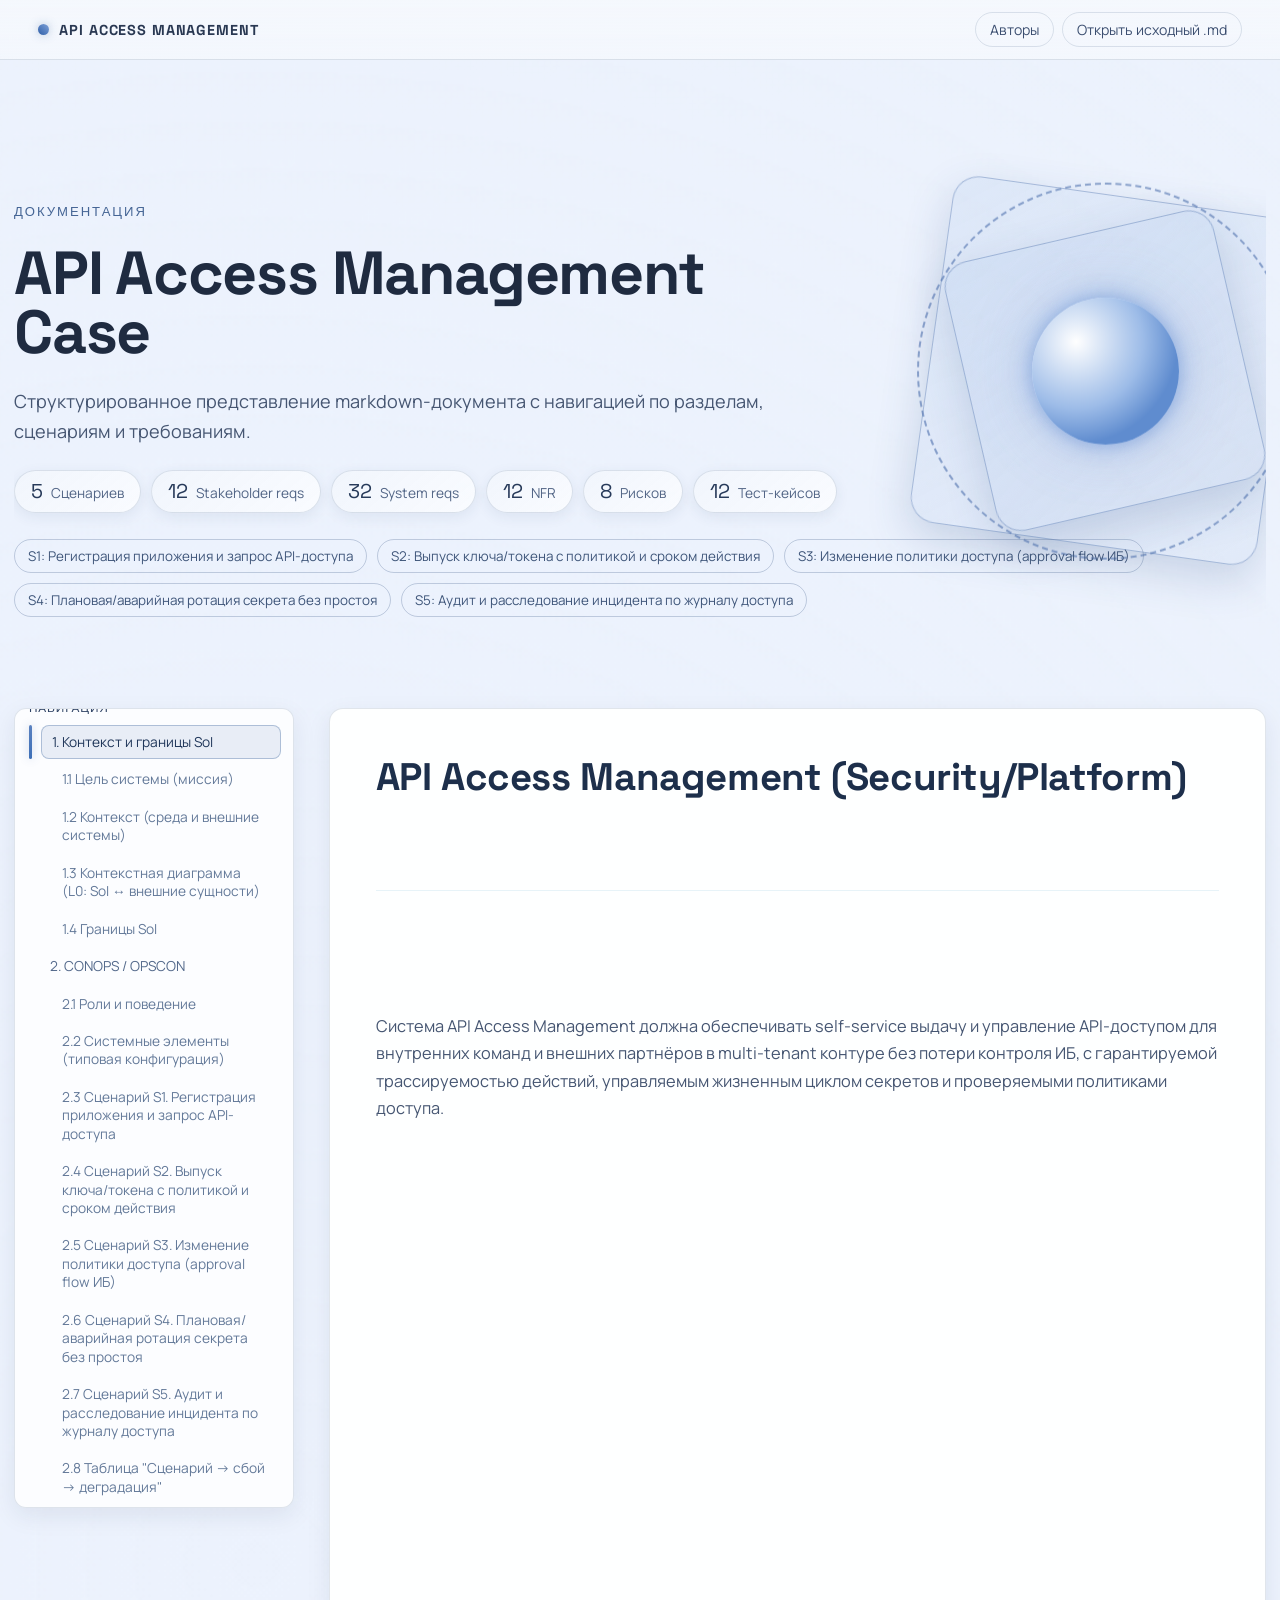
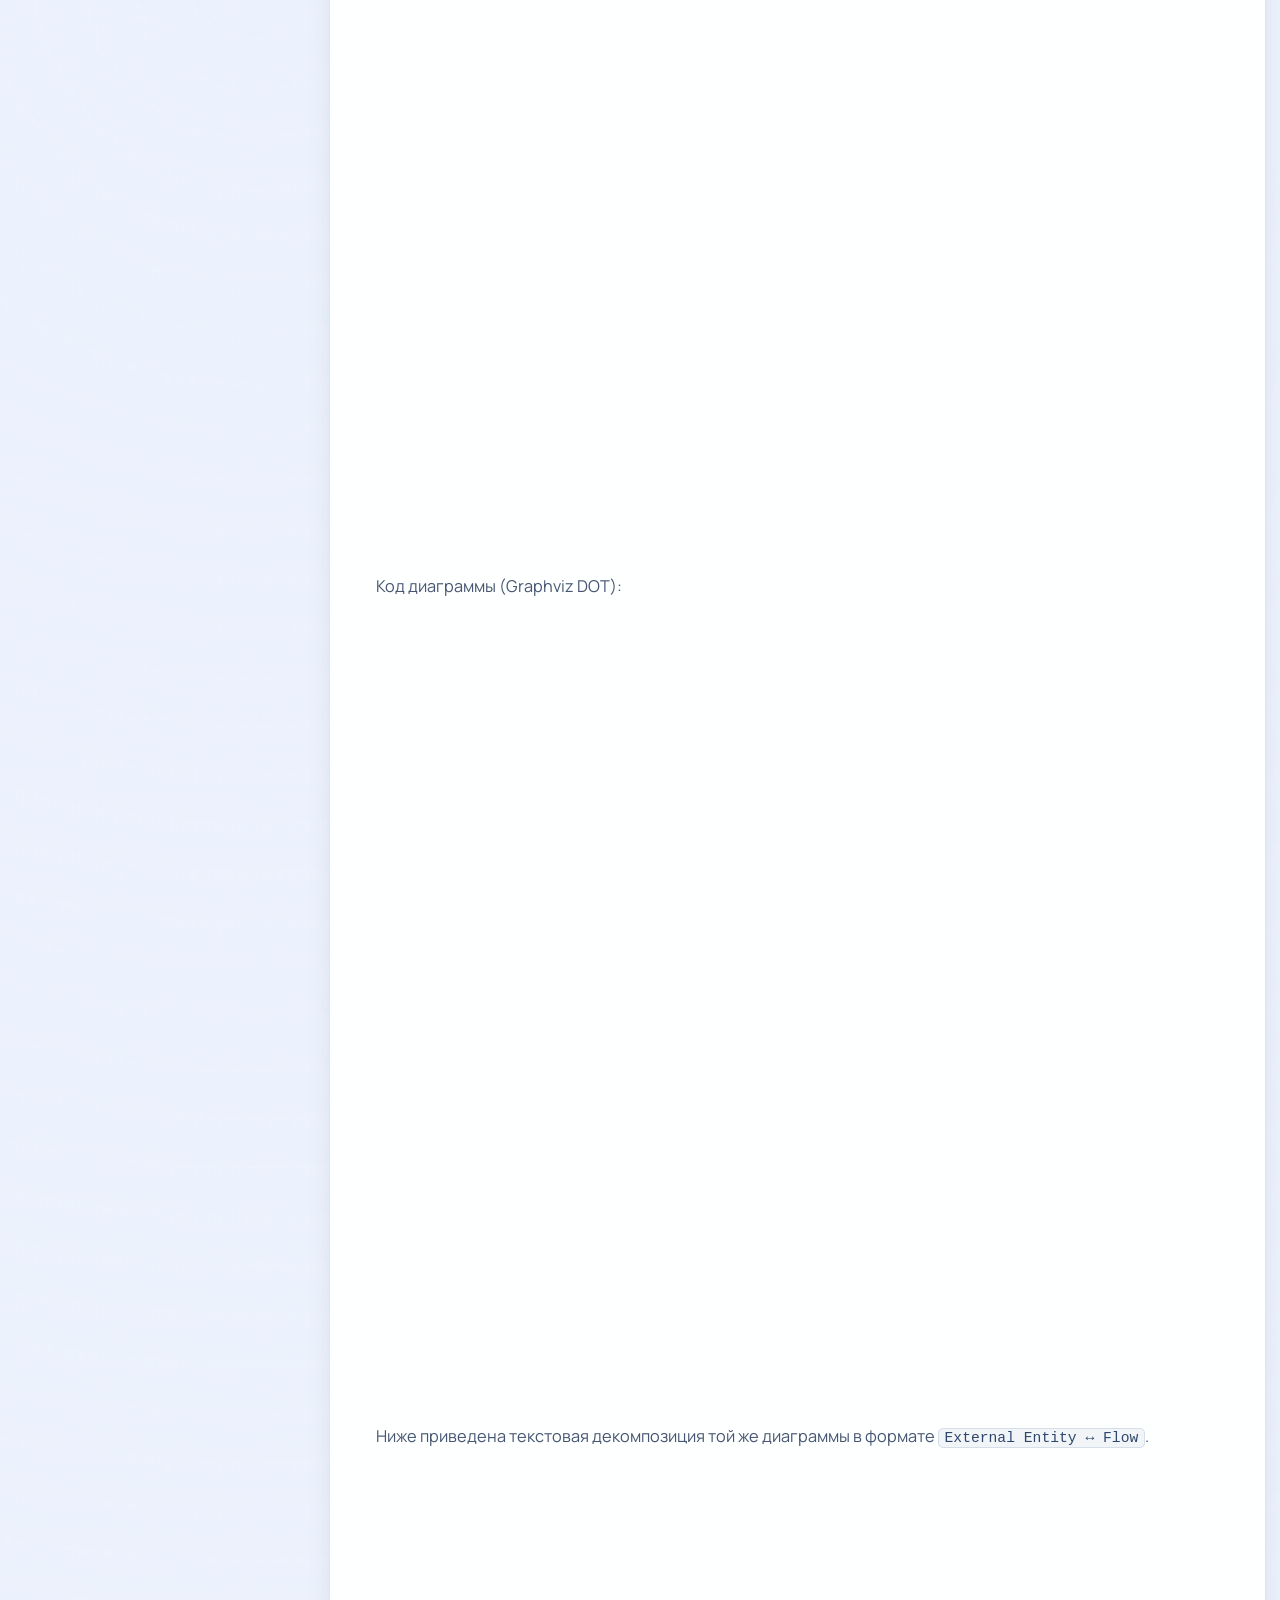
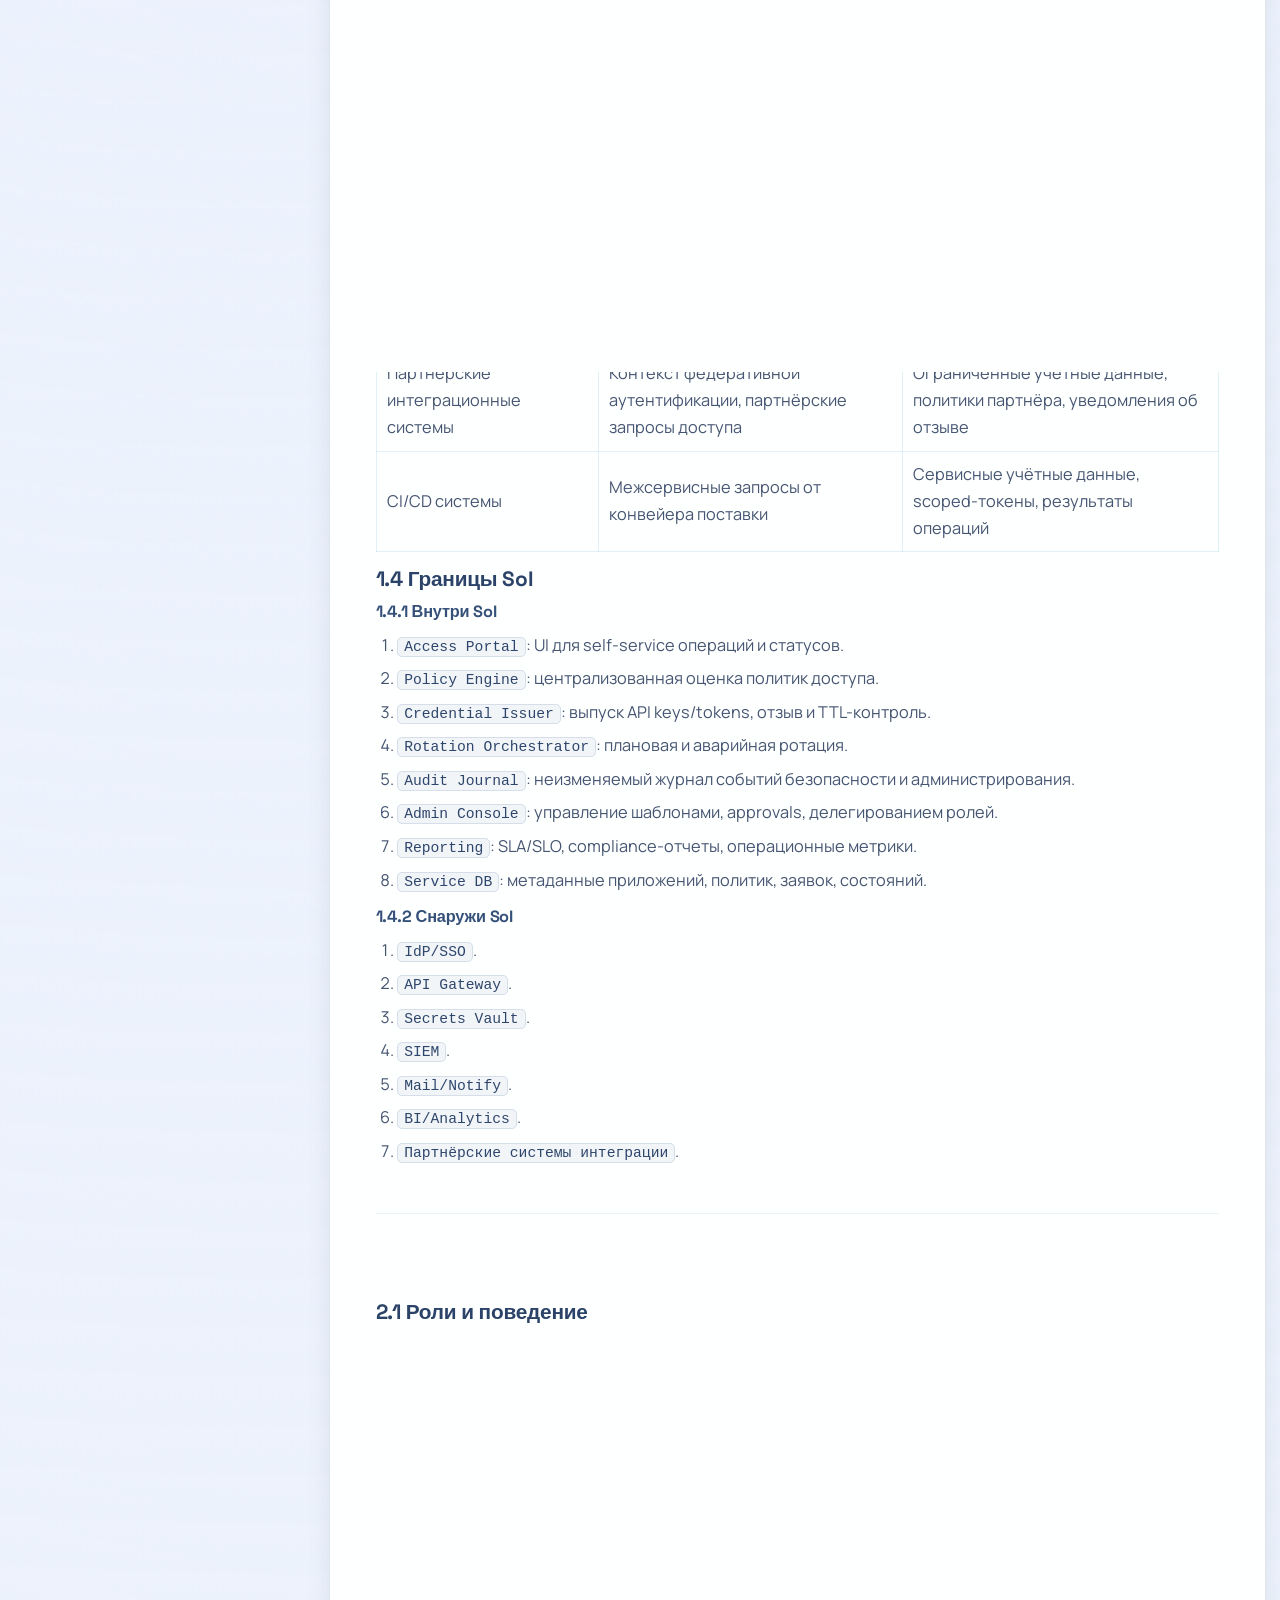
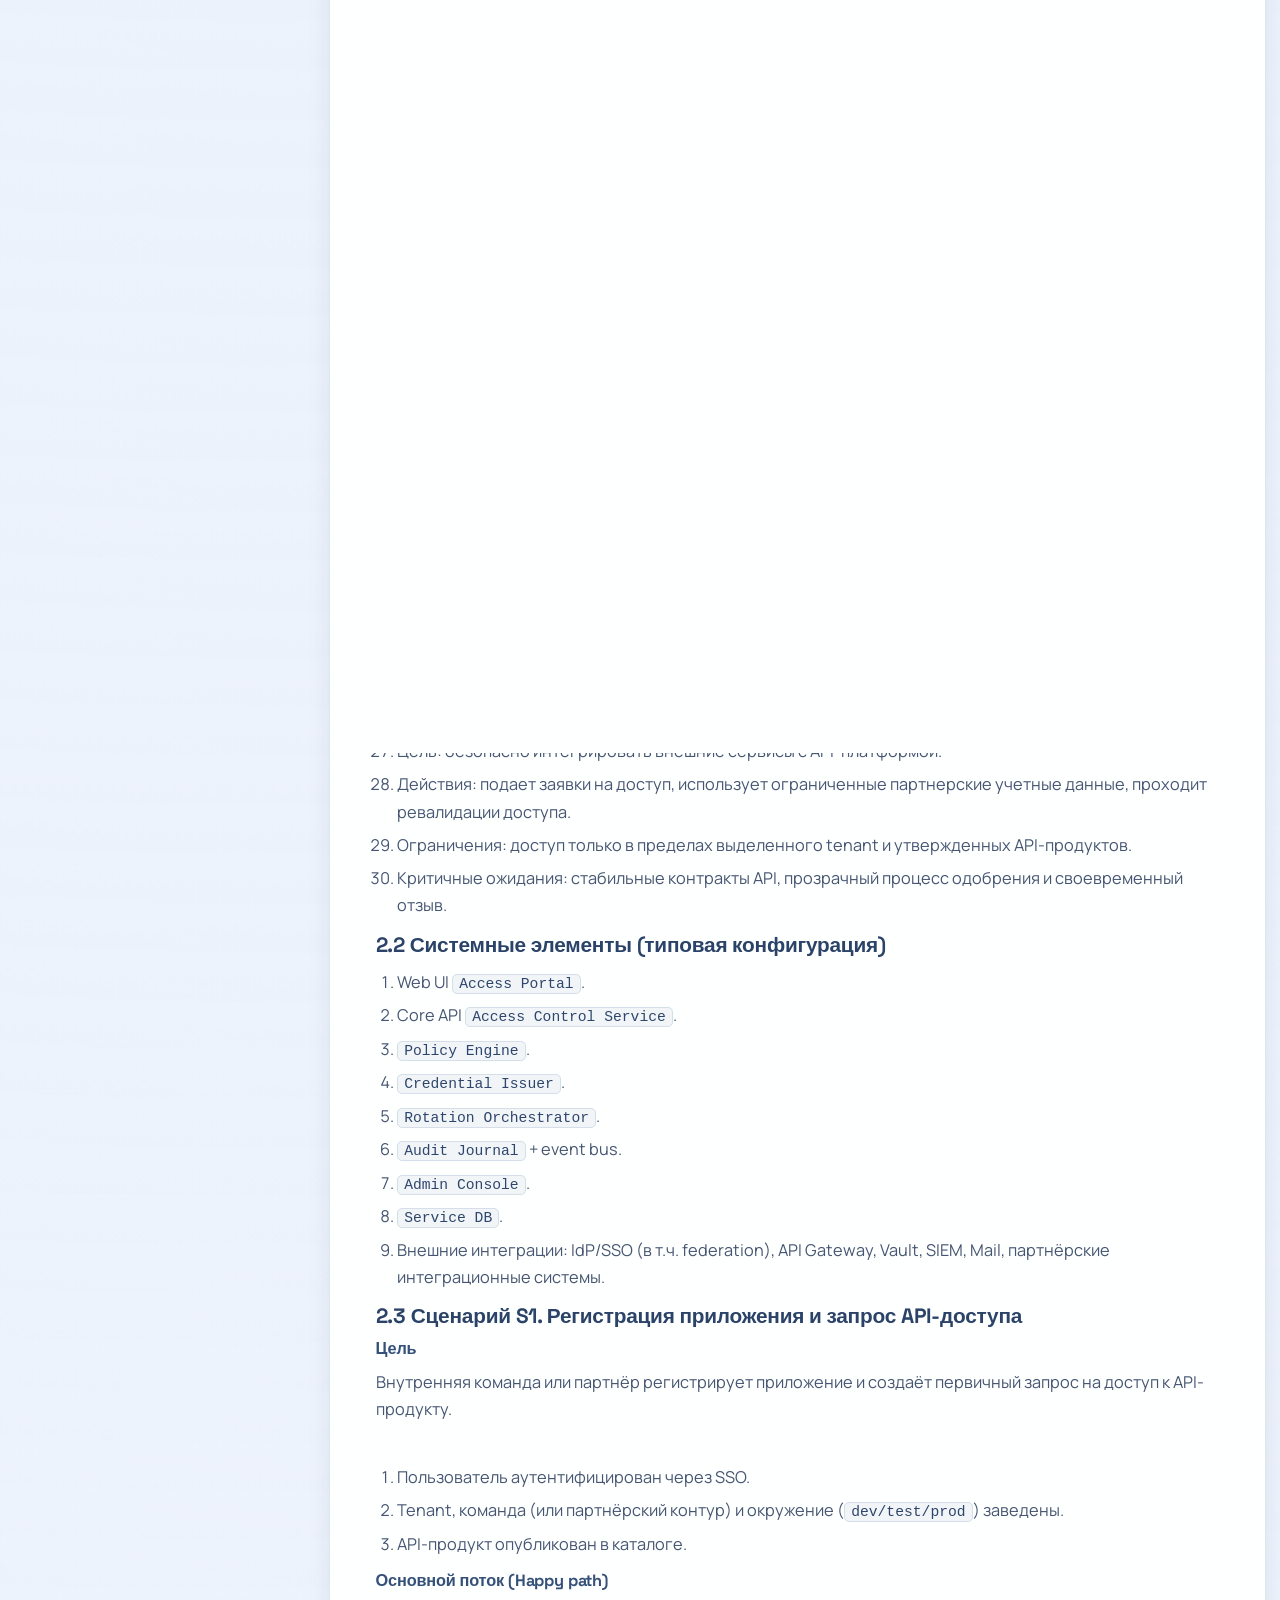
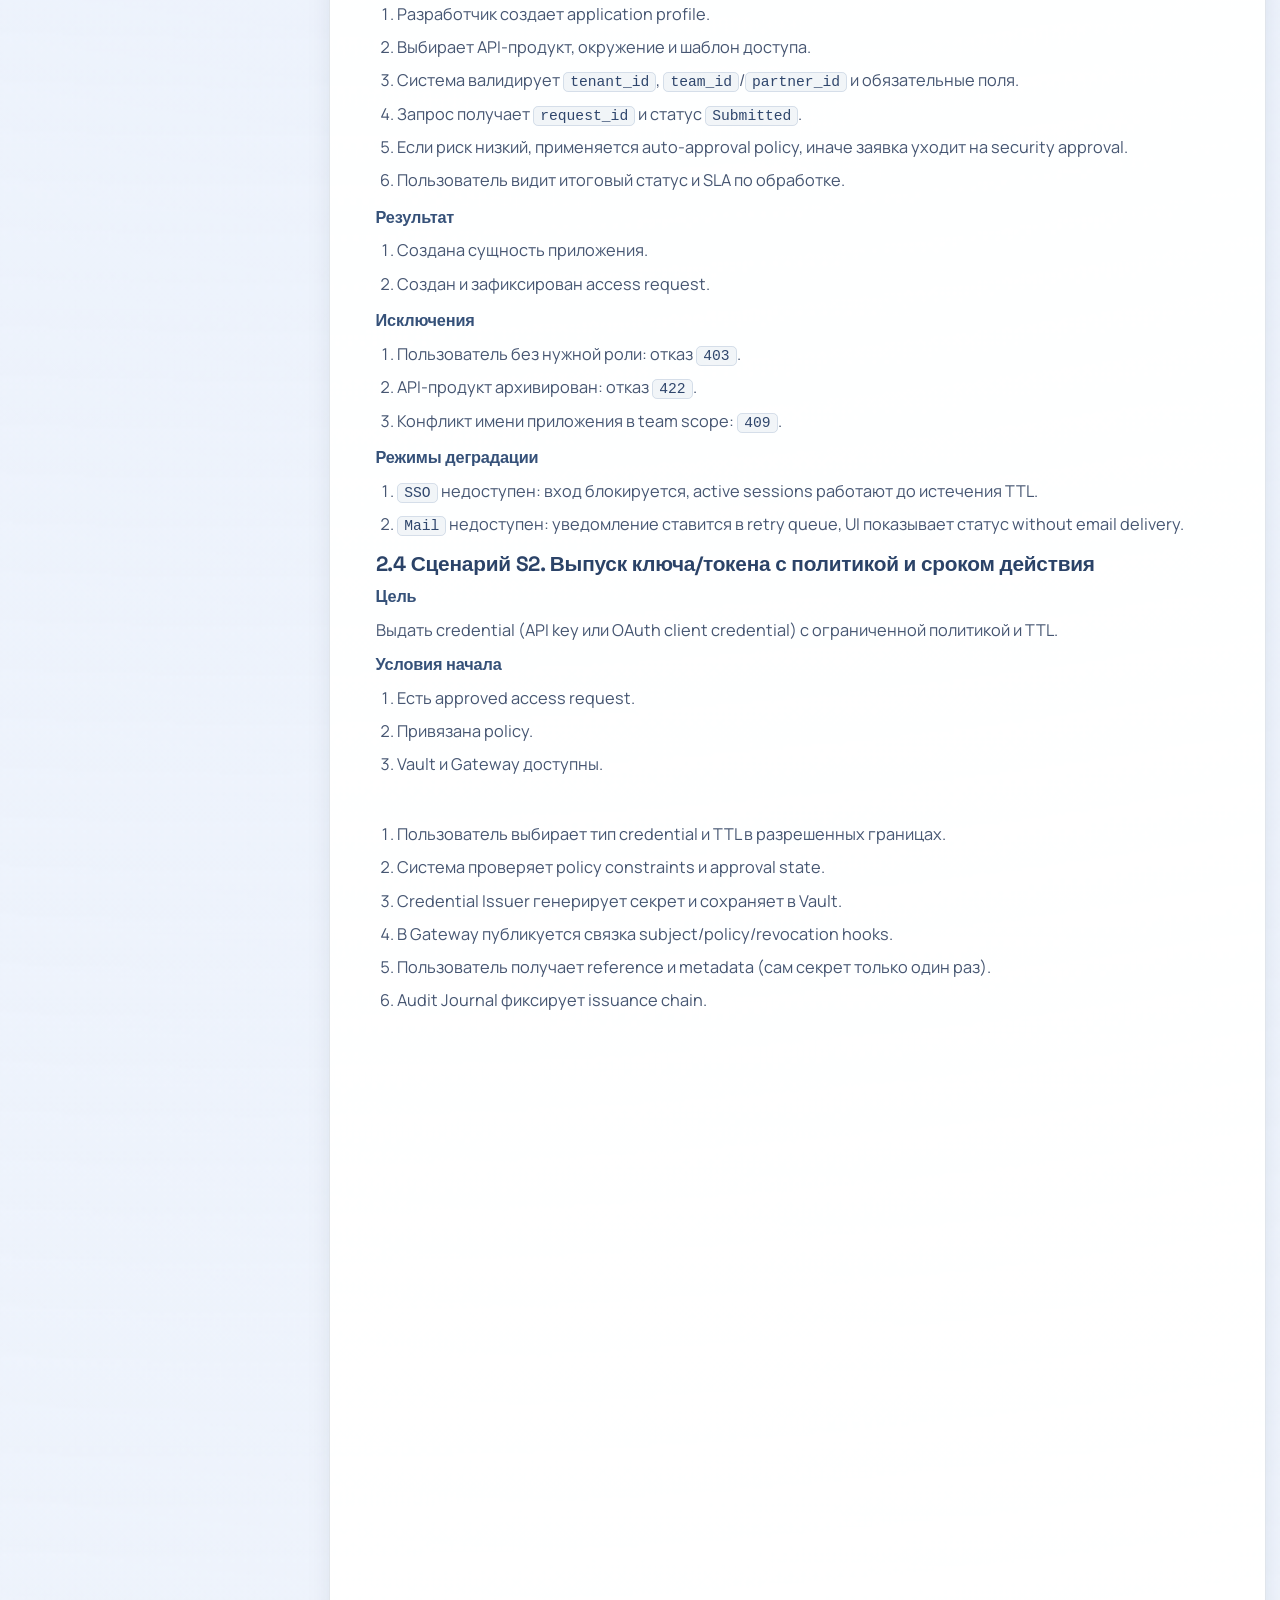
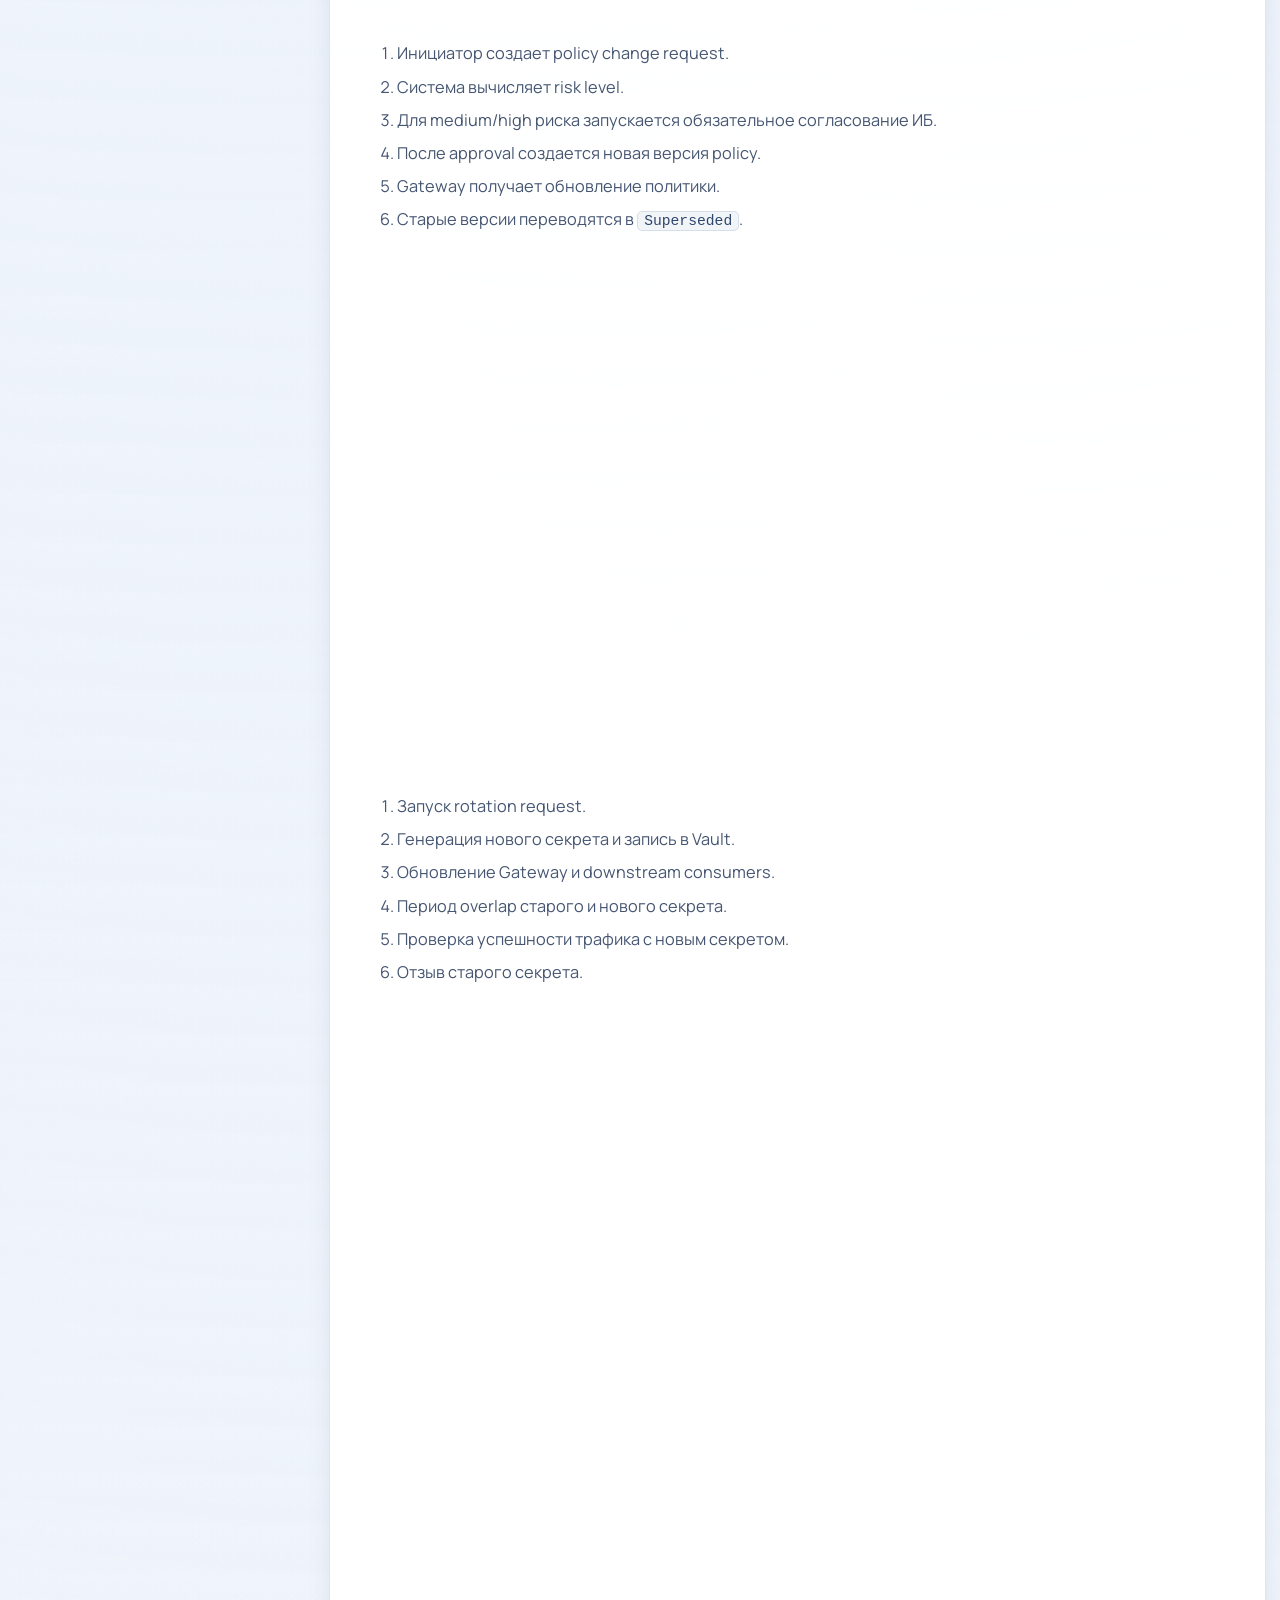
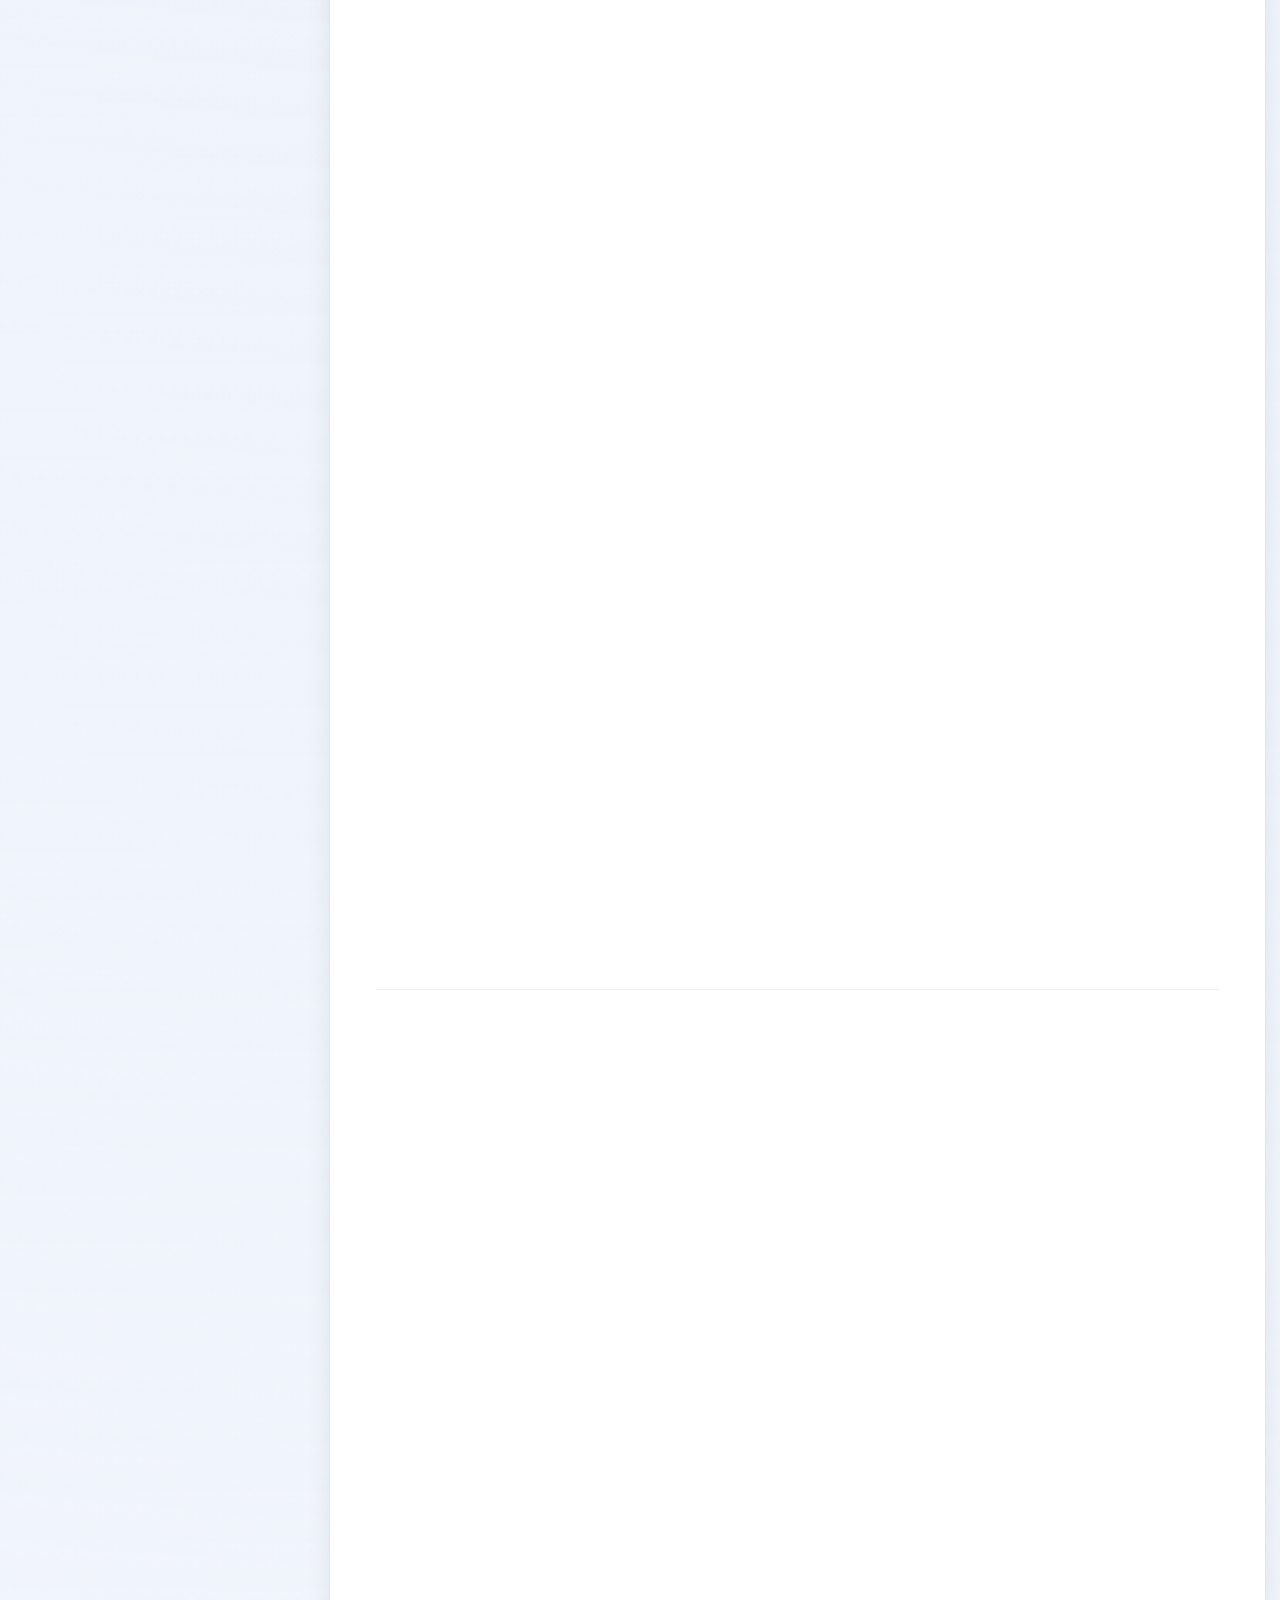
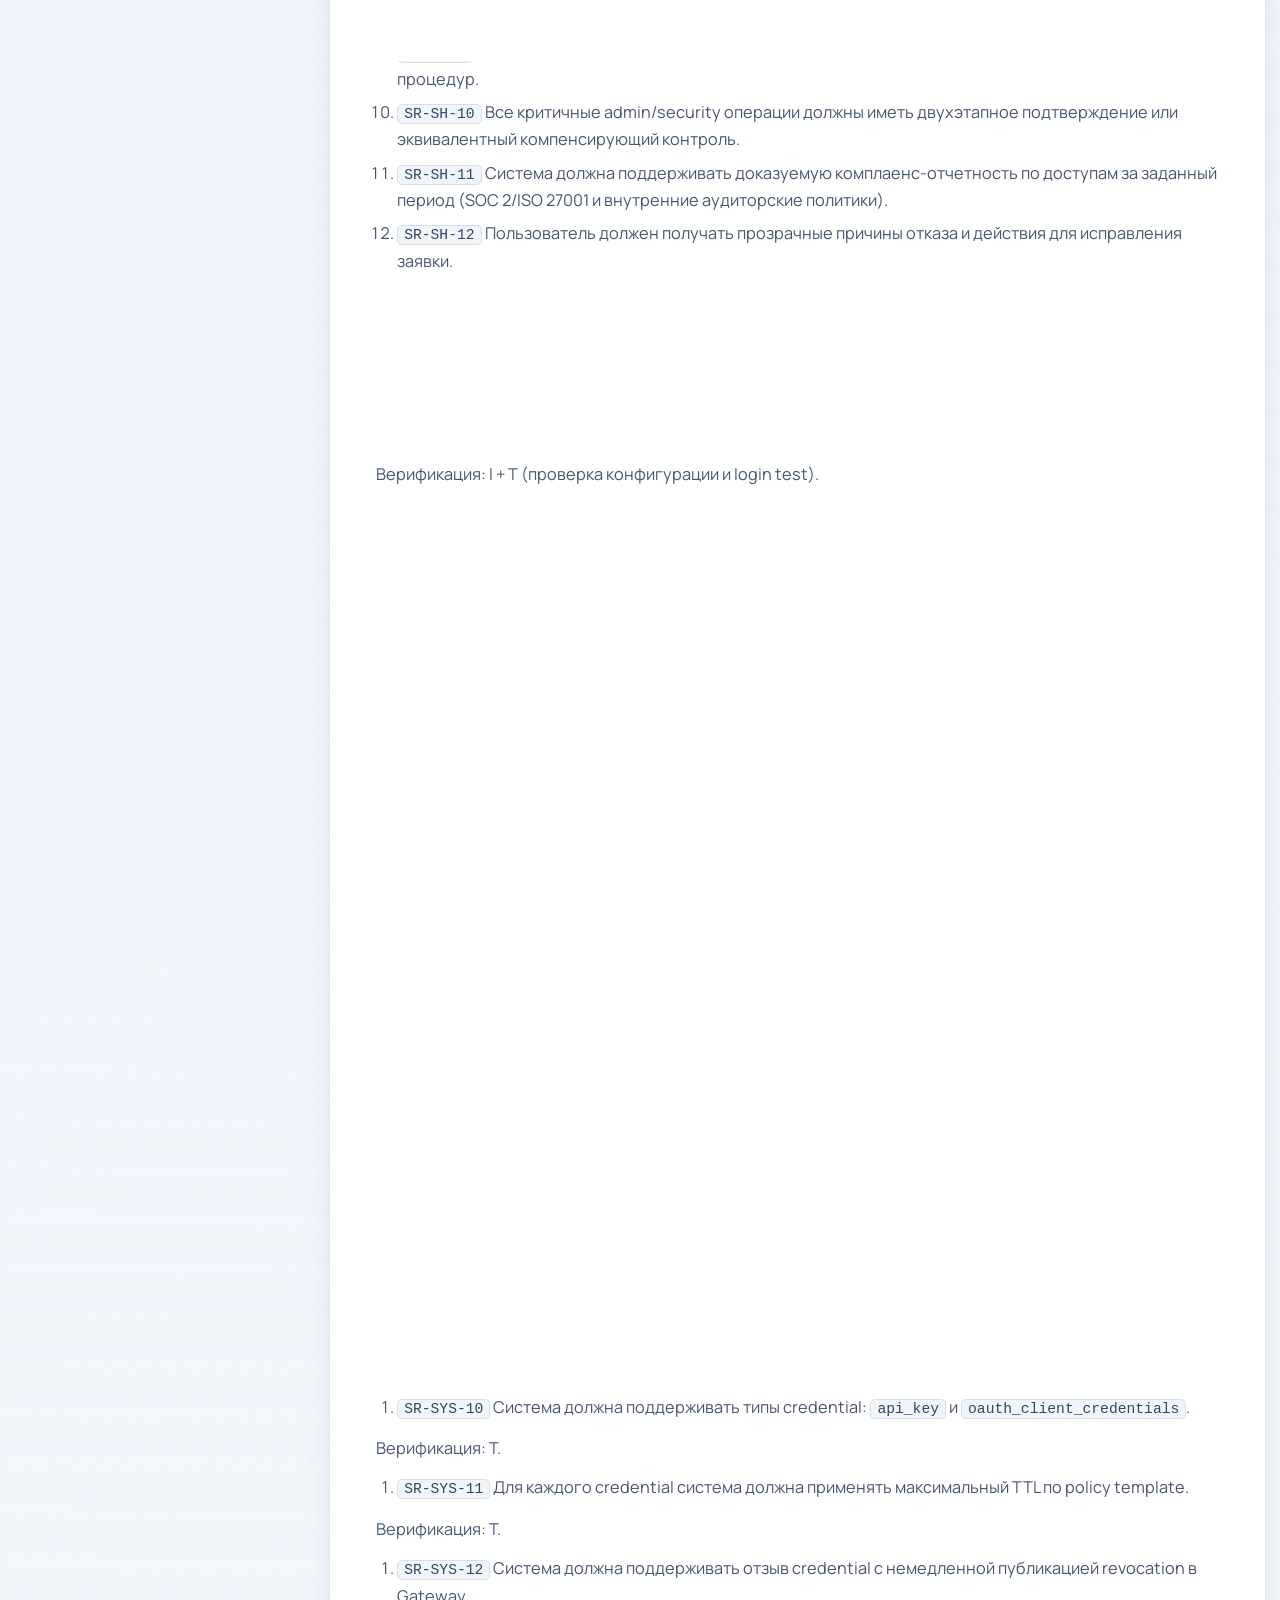
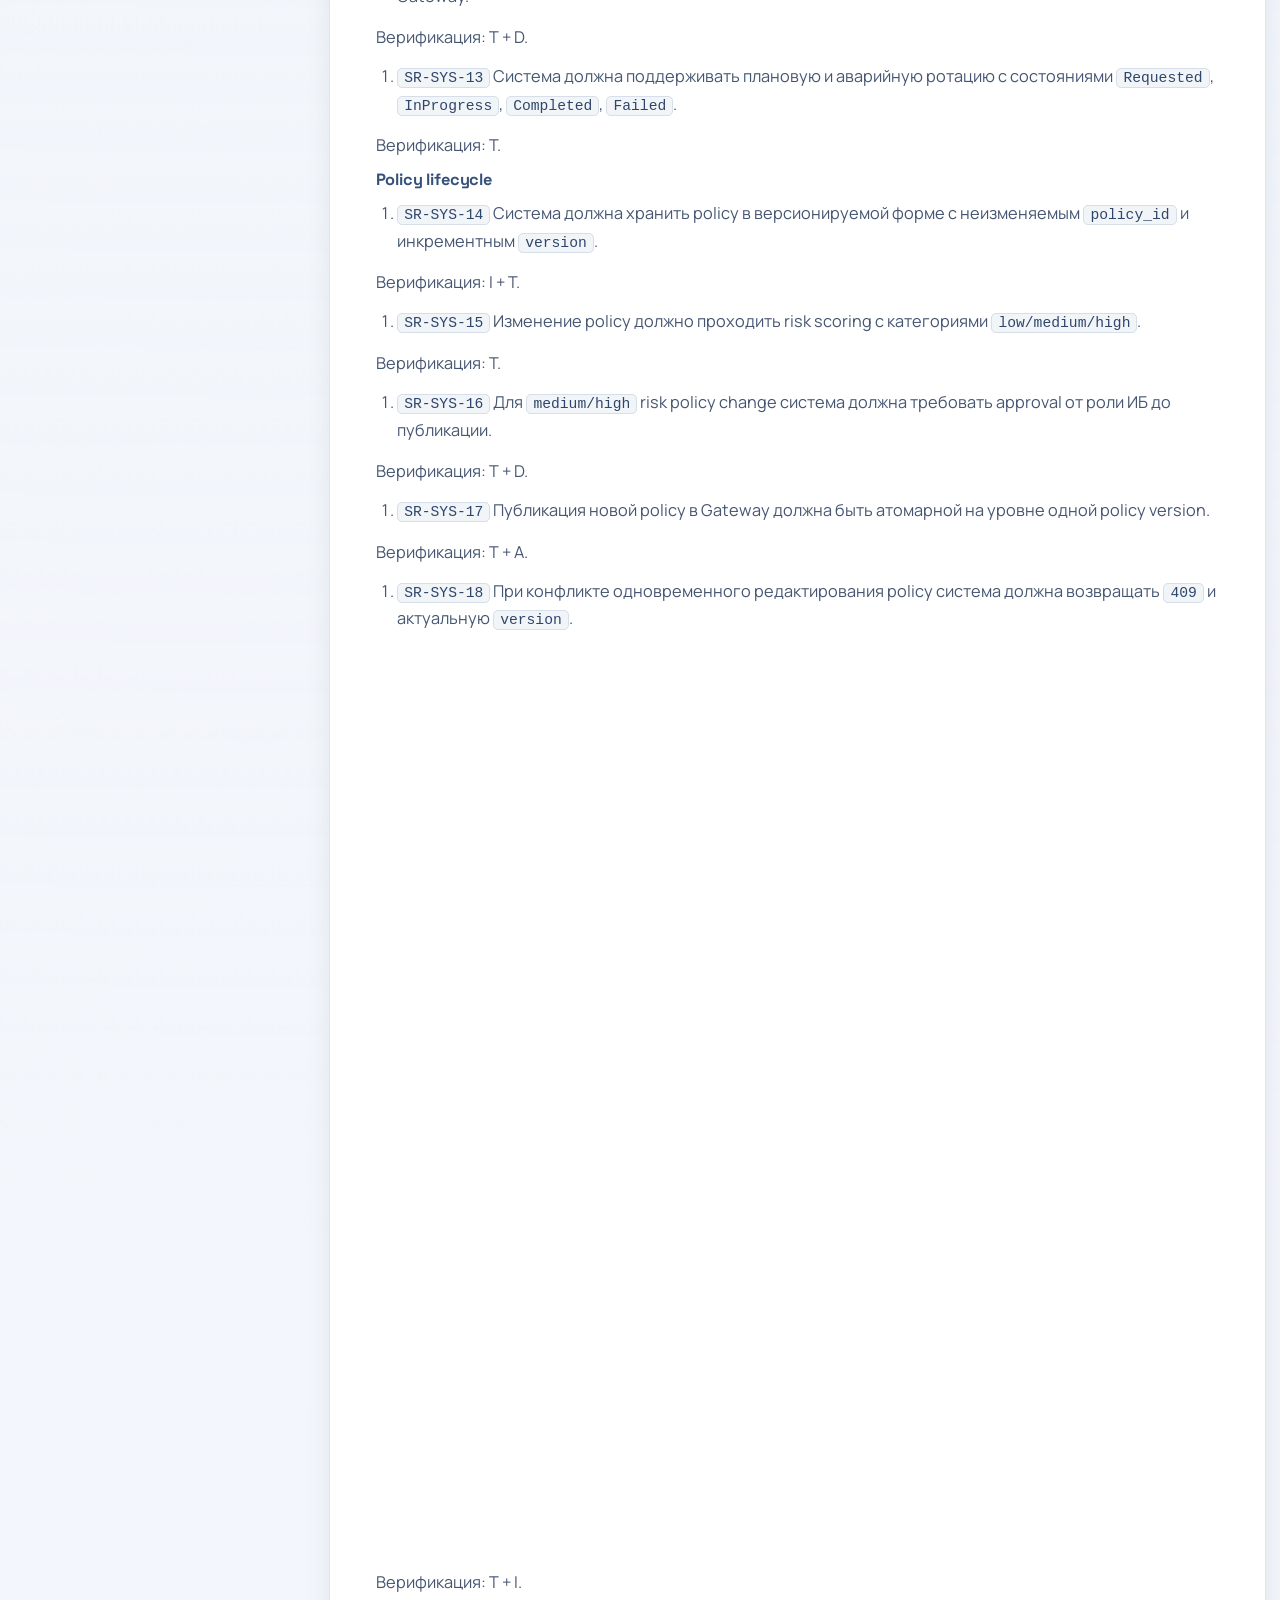
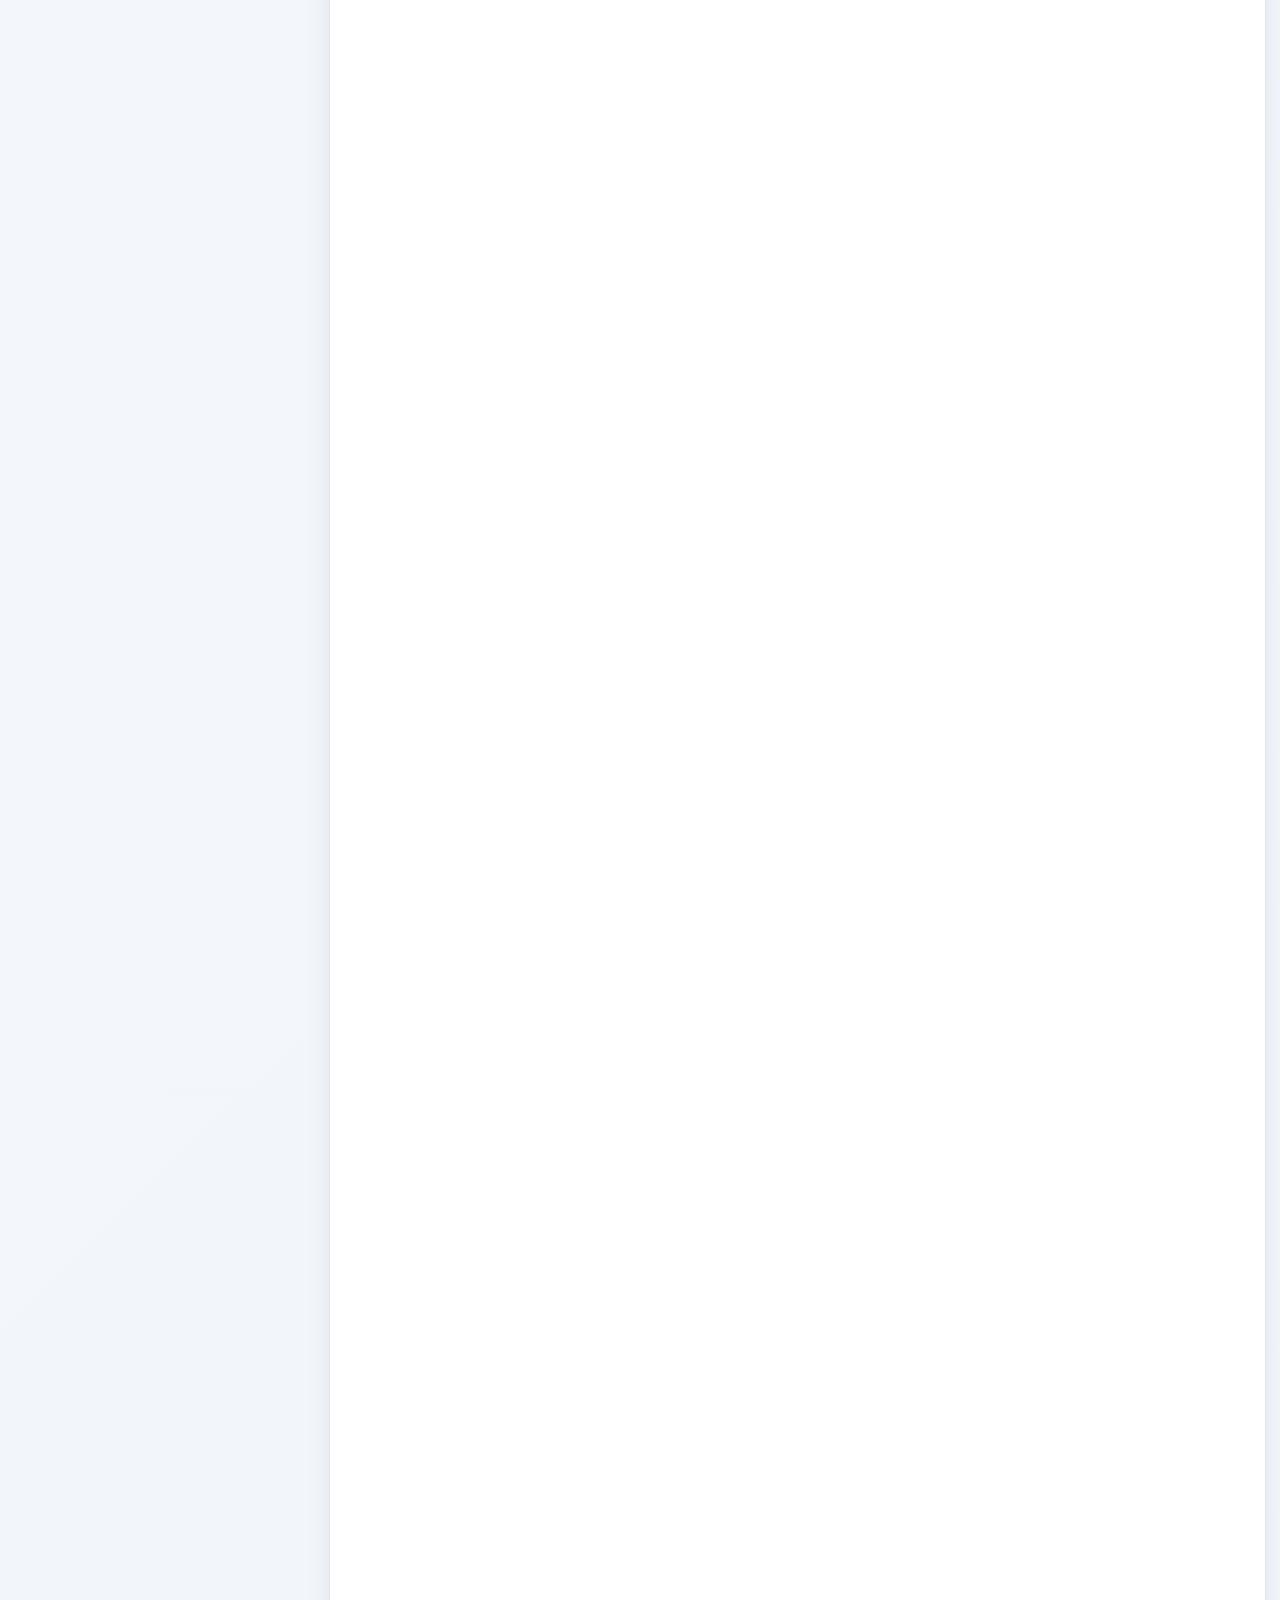
<file: visualization/index.html>
<!doctype html>
<html lang="ru">
  <head>
    <meta charset="UTF-8" />
    <meta name="viewport" content="width=device-width, initial-scale=1.0" />
    <title>API Access Management - Visual Case</title>
    <meta
      name="description"
      content="Структурированная веб-версия документа API Access Management с академичным оформлением и навигацией по разделам."
    />
    <link rel="preconnect" href="https://fonts.googleapis.com" />
    <link rel="preconnect" href="https://fonts.gstatic.com" crossorigin />
    <link
      href="https://fonts.googleapis.com/css2?family=Manrope:wght@400;500;700;800&family=Space+Grotesk:wght@500;700&display=swap"
      rel="stylesheet"
    />
    <link rel="stylesheet" href="./styles.css?v=20260403a" />
  </head>
  <body>
    <div class="ambient ambient-a" aria-hidden="true"></div>
    <div class="ambient ambient-b" aria-hidden="true"></div>
    <div class="grain" aria-hidden="true"></div>

    <header class="topbar">
      <div class="topbar-brand">
        <span class="brand-dot"></span>
        <span class="brand-label">API Access Management</span>
      </div>
      <nav class="topbar-actions" aria-label="Разделы">
        <a class="topbar-link" href="./authors.html">Авторы</a>
        <a class="topbar-link" href="../API_Access_Management_Case.md" target="_blank" rel="noreferrer">Открыть исходный .md</a>
      </nav>
    </header>

    <div class="progress-wrap" aria-hidden="true">
      <div id="scroll-progress"></div>
    </div>

    <main>
      <section class="hero">
        <p class="hero-eyebrow">Документация</p>
        <h1>API Access Management Case</h1>
        <p class="hero-copy">
          Структурированное представление markdown-документа с навигацией по разделам, сценариям и требованиям.
        </p>
        <div class="hero-3d" aria-hidden="true">
          <div class="hero-plate hero-plate-a"></div>
          <div class="hero-plate hero-plate-b"></div>
          <div class="hero-ring"></div>
          <div class="hero-core"></div>
        </div>
        <div id="metric-strip" class="metric-strip" aria-label="Метрики кейса"></div>
        <div id="scenario-rail" class="scenario-rail" aria-label="Сценарии"></div>
      </section>

      <section class="layout">
        <aside class="toc" aria-label="Оглавление">
          <p class="toc-title">Навигация</p>
          <nav id="toc-items"></nav>
        </aside>
        <article id="doc-content" class="doc-content" aria-live="polite">
          <p class="loading">Загружаю и визуализирую markdown...</p>
        </article>
      </section>
    </main>

    <button id="to-top" class="to-top" type="button" aria-label="Наверх">Наверх</button>

    <script src="./case-markdown.js"></script>
    <script src="./app.js?v=20260403a"></script>
  </body>
</html>
</file>
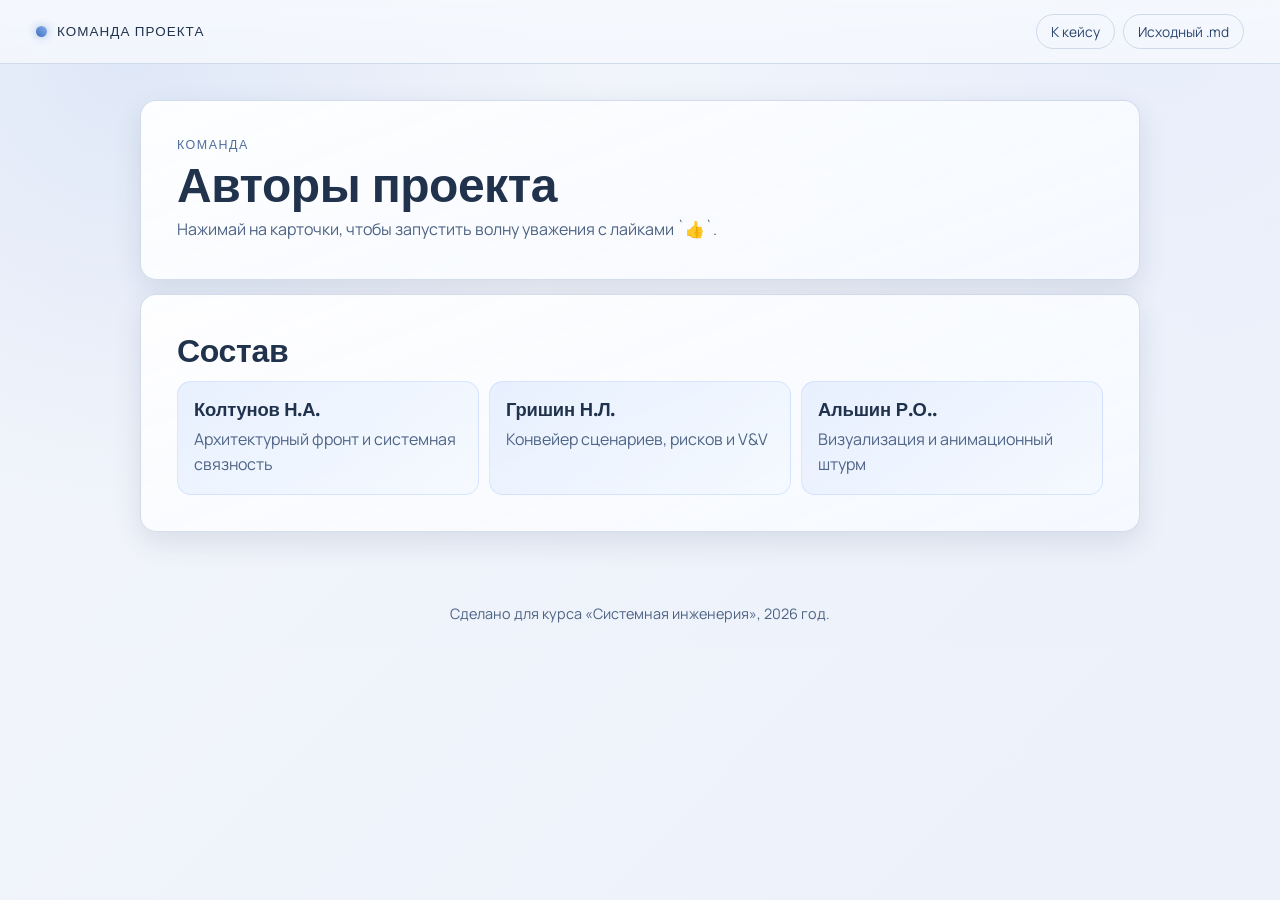
<file: visualization/authors.html>
<!doctype html>
<html lang="ru">
  <head>
    <meta charset="UTF-8" />
    <meta name="viewport" content="width=device-width, initial-scale=1.0" />
    <title>Авторы - API Access Management</title>
    <meta
      name="description"
      content="Страница авторов проекта API Access Management в шуточном формате: как тяжело дались markdown и сайт."
    />
    <link rel="preconnect" href="https://fonts.googleapis.com" />
    <link rel="preconnect" href="https://fonts.gstatic.com" crossorigin />
    <link
      href="https://fonts.googleapis.com/css2?family=Manrope:wght@400;500;700;800&family=Space+Grotesk:wght@500;700&display=swap"
      rel="stylesheet"
    />
    <link rel="stylesheet" href="./authors.css?v=20260403d" />
  </head>
  <body>
    <div class="blob blob-a" aria-hidden="true"></div>
    <div class="blob blob-b" aria-hidden="true"></div>

    <header class="topbar">
      <div class="brand">
        <span class="brand-dot"></span>
        <span class="brand-text">Команда Проекта</span>
      </div>
      <nav class="actions">
        <a class="link" href="./index.html">К кейсу</a>
        <a class="link" href="../API_Access_Management_Case.md" target="_blank" rel="noreferrer">Исходный .md</a>
      </nav>
    </header>

    <main>
      <section class="intro">
        <p class="intro-kicker">Команда</p>
        <h1>Авторы проекта</h1>
        <p class="intro-text">Нажимай на карточки, чтобы запустить волну уважения с лайками `👍`.</p>
      </section>

      <section class="authors">
        <h2>Состав</h2>
        <div class="author-grid">
          <article class="author-card" data-intensity="1.1">
            <h3>Колтунов Н.А.</h3>
            <p class="role">Архитектурный фронт и системная связность</p>
          </article>
          <article class="author-card" data-intensity="1.2">
            <h3>Гришин Н.Л.</h3>
            <p class="role">Конвейер сценариев, рисков и V&V</p>
          </article>
          <article class="author-card" data-intensity="1.4">
            <h3>Альшин Р.О..</h3>
            <p class="role">Визуализация и анимационный штурм</p>
          </article>
        </div>
      </section>
    </main>

    <footer class="footer">
      <p>
        Сделано для курса «Системная инженерия», 2026 год.
      </p>
    </footer>

    <script src="./authors.js?v=20260403d"></script>
  </body>
</html>
</file>
<file: visualization/styles.css>
:root {
  --bg: #f5f7fb;
  --bg-soft: #eef2f8;
  --surface: rgba(255, 255, 255, 0.82);
  --surface-strong: rgba(255, 255, 255, 0.95);
  --line: rgba(52, 79, 120, 0.15);
  --line-strong: rgba(52, 79, 120, 0.32);
  --text: #1f2b40;
  --text-soft: #465672;
  --accent: #2f5fa8;
  --accent-warm: #4d7aca;
  --danger: #b6525c;
  --radius: 12px;
  --shadow: 0 8px 24px rgba(25, 40, 70, 0.08);
}

* {
  box-sizing: border-box;
}

html,
body {
  margin: 0;
  min-height: 100%;
  color: var(--text);
  background: radial-gradient(circle at 20% 5%, #ecf2fd 0%, transparent 42%),
    radial-gradient(circle at 78% 2%, #eaf1fa 0%, transparent 40%),
    linear-gradient(135deg, #f4f7fc, #f3f6fb 40%, #eff3fa 100%);
  font-family: "Manrope", sans-serif;
  scroll-behavior: smooth;
}

body {
  position: relative;
  overflow-x: hidden;
  perspective: 1200px;
}

a {
  color: inherit;
}

#fx-canvas {
  display: none;
}

.ambient {
  display: none;
}

.ambient-a {
  width: 42vw;
  height: 42vw;
  min-width: 320px;
  min-height: 320px;
  background: #a8bfdc;
  top: -12vw;
  left: -10vw;
  animation: driftA 17s ease-in-out infinite alternate;
}

.ambient-b {
  width: 38vw;
  height: 38vw;
  min-width: 280px;
  min-height: 280px;
  background: #b5c8e6;
  right: -8vw;
  bottom: -14vw;
  animation: driftB 22s ease-in-out infinite alternate;
}

@keyframes driftA {
  0% {
    transform: translate3d(0, 0, 0) scale(1);
  }
  100% {
    transform: translate3d(10vw, 4vh, 0) scale(1.2);
  }
}

@keyframes driftB {
  0% {
    transform: translate3d(0, 0, 0) scale(1.02);
  }
  100% {
    transform: translate3d(-7vw, -5vh, 0) scale(1.24);
  }
}

.grain {
  display: none;
}

.topbar {
  position: sticky;
  top: 0;
  z-index: 20;
  display: flex;
  align-items: center;
  justify-content: space-between;
  gap: 12px;
  padding: 12px clamp(16px, 3vw, 40px);
  backdrop-filter: blur(8px);
  background: linear-gradient(180deg, rgba(245, 248, 253, 0.95), rgba(245, 248, 253, 0.8));
  border-bottom: 1px solid var(--line);
}

.topbar-brand {
  display: flex;
  align-items: center;
  gap: 10px;
  min-width: 0;
}

.topbar-actions {
  display: flex;
  align-items: center;
  gap: 8px;
}

.brand-dot {
  width: 11px;
  height: 11px;
  border-radius: 999px;
  background: linear-gradient(45deg, var(--accent), #7ea1d8);
  box-shadow: 0 0 10px rgba(55, 94, 155, 0.35);
}

.brand-label {
  font-family: "Space Grotesk", sans-serif;
  font-weight: 700;
  letter-spacing: 0.06em;
  text-transform: uppercase;
  color: #293852;
  font-size: 0.9rem;
}

.topbar-link {
  font-size: 0.88rem;
  color: #3b4e70;
  text-decoration: none;
  border: 1px solid var(--line);
  border-radius: 999px;
  padding: 7px 14px;
  transition: border-color 160ms ease, color 160ms ease, transform 160ms ease;
}

.topbar-link:hover {
  border-color: var(--line-strong);
  color: #1f3355;
  transform: translateY(-1px);
}

.progress-wrap {
  position: fixed;
  top: 0;
  left: 0;
  width: 100%;
  height: 3px;
  z-index: 40;
}

#scroll-progress {
  width: 0;
  height: 100%;
  background: linear-gradient(90deg, #6e93cd, var(--accent), var(--accent-warm));
  box-shadow: 0 0 10px rgba(54, 90, 148, 0.24);
  transition: width 80ms linear;
}

main {
  width: min(1320px, calc(100% - 28px));
  margin: 0 auto;
  padding-bottom: 110px;
}

.hero {
  position: relative;
  min-height: min(72vh, 700px);
  display: grid;
  align-content: center;
  gap: 24px;
  padding: clamp(56px, 9vw, 108px) 0 56px;
  overflow: hidden;
  transform-style: preserve-3d;
}

.hero > :not(.hero-3d) {
  position: relative;
  z-index: 2;
}

.hero::after {
  content: none;
}

.hero-eyebrow {
  margin: 0;
  font-family: "Space Grotesk", sans-serif;
  letter-spacing: 0.15em;
  text-transform: uppercase;
  color: #456595;
  font-size: 0.82rem;
  opacity: 0;
  transform: translateY(24px);
  animation: riseIn 0.6s ease 0.06s forwards;
}

.hero h1 {
  margin: 0;
  max-width: 19ch;
  font-family: "Space Grotesk", sans-serif;
  font-size: clamp(2rem, 4.8vw, 3.8rem);
  line-height: 0.98;
  letter-spacing: -0.02em;
  opacity: 0;
  transform: translateY(26px);
  animation: riseIn 0.75s cubic-bezier(0.2, 0.75, 0.2, 1) 0.12s forwards;
}

.hero-copy {
  margin: 0;
  max-width: 76ch;
  color: var(--text-soft);
  line-height: 1.65;
  font-size: clamp(1rem, 1.9vw, 1.13rem);
  opacity: 0;
  transform: translateY(20px);
  animation: riseIn 0.7s ease 0.22s forwards;
}

.hero-3d {
  position: absolute;
  right: clamp(-70px, -8vw, -12px);
  top: 48%;
  width: clamp(260px, 36vw, 500px);
  aspect-ratio: 1 / 1;
  transform-style: preserve-3d;
  transform: translate3d(calc(var(--pointer-x, 0) * 26px), calc(var(--pointer-y, 0) * 20px), -12px)
    translateY(-50%) rotateX(calc(var(--pointer-y, 0) * -10deg)) rotateY(calc(var(--pointer-x, 0) * 10deg));
  z-index: 1;
  pointer-events: none;
}

.hero-plate {
  position: absolute;
  inset: 12%;
  border-radius: 26px;
  border: 1px solid rgba(68, 105, 167, 0.38);
  background: linear-gradient(145deg, rgba(156, 186, 229, 0.18), rgba(106, 143, 202, 0.08));
  box-shadow: 0 16px 44px rgba(52, 86, 141, 0.2);
}

.hero-plate-a {
  transform: translateZ(6px) rotate(8deg);
  animation: plateFloatA 6.5s ease-in-out infinite;
}

.hero-plate-b {
  inset: 20%;
  transform: translateZ(44px) rotate(-13deg);
  animation: plateFloatB 8.2s ease-in-out infinite;
}

.hero-ring {
  position: absolute;
  inset: 9%;
  border-radius: 50%;
  border: 2px dashed rgba(82, 115, 175, 0.62);
  transform: translateZ(68px);
  animation: heroSpin 9.2s linear infinite;
}

.hero-core {
  position: absolute;
  inset: 34%;
  border-radius: 50%;
  transform: translateZ(108px);
  background: radial-gradient(circle at 30% 30%, #ffffff, #9dbce8 46%, #5f8ccf 70%);
  box-shadow: 0 0 20px rgba(93, 139, 210, 0.6), 0 0 60px rgba(104, 139, 202, 0.36);
  animation: corePulse 1.45s ease-in-out infinite alternate;
}

@keyframes plateFloatA {
  0%,
  100% {
    transform: translateZ(6px) rotate(8deg) translateY(0);
  }
  50% {
    transform: translateZ(26px) rotate(5deg) translateY(-10px);
  }
}

@keyframes plateFloatB {
  0%,
  100% {
    transform: translateZ(44px) rotate(-13deg) translateY(0);
  }
  50% {
    transform: translateZ(62px) rotate(-18deg) translateY(10px);
  }
}

@keyframes heroSpin {
  from {
    transform: translateZ(68px) rotate(0deg);
  }
  to {
    transform: translateZ(68px) rotate(360deg);
  }
}

@keyframes corePulse {
  from {
    transform: translateZ(108px) scale(0.94);
  }
  to {
    transform: translateZ(108px) scale(1.08);
  }
}

@keyframes riseIn {
  to {
    opacity: 1;
    transform: translateY(0);
  }
}

.metric-strip {
  display: flex;
  flex-wrap: wrap;
  gap: 10px;
  opacity: 0;
  transform: translateY(16px);
  animation: riseIn 0.6s ease 0.34s forwards;
}

.metric {
  display: flex;
  align-items: baseline;
  gap: 8px;
  background: linear-gradient(140deg, rgba(242, 246, 252, 0.85), rgba(252, 253, 255, 0.8));
  border: 1px solid var(--line);
  border-radius: 999px;
  padding: 10px 16px;
  box-shadow: 0 4px 14px rgba(40, 62, 96, 0.08);
  transition: transform 180ms ease, box-shadow 180ms ease;
  will-change: transform;
}

.metric:hover {
  transform: translateY(-3px) scale(1.02);
  box-shadow: 0 10px 24px rgba(42, 70, 112, 0.24);
}

.metric-value {
  font-family: "Space Grotesk", sans-serif;
  font-size: 1.25rem;
  line-height: 1;
  color: #273a5a;
}

.metric-label {
  font-size: 0.86rem;
  color: #526586;
}

.scenario-rail {
  display: flex;
  flex-wrap: wrap;
  gap: 10px;
  margin-top: 2px;
  opacity: 0;
  transform: translateY(15px);
  animation: riseIn 0.65s ease 0.44s forwards;
}

.scenario-pill {
  text-decoration: none;
  border: 1px solid rgba(79, 108, 150, 0.3);
  border-radius: 999px;
  padding: 7px 13px;
  color: #3f567a;
  font-size: 0.84rem;
  transition: transform 180ms ease, border-color 180ms ease, background 180ms ease;
  position: relative;
  overflow: hidden;
}

.scenario-pill:hover {
  transform: translateY(-2px) scale(1.03);
  border-color: rgba(67, 98, 146, 0.5);
  background: rgba(86, 120, 178, 0.12);
}

.scenario-pill::after {
  content: "";
  position: absolute;
  width: 30%;
  height: 180%;
  top: -40%;
  left: -38%;
  transform: rotate(24deg);
  background: linear-gradient(90deg, transparent, rgba(255, 255, 255, 0.68), transparent);
  transition: left 280ms ease;
}

.scenario-pill:hover::after {
  left: 120%;
}

.layout {
  display: grid;
  grid-template-columns: 280px minmax(0, 1fr);
  gap: clamp(20px, 2.7vw, 36px);
}

.toc {
  position: sticky;
  top: 88px;
  height: fit-content;
  max-height: calc(100vh - 100px);
  overflow: auto;
  padding: 14px 14px 16px;
  border: 1px solid var(--line);
  border-radius: var(--radius);
  background: var(--surface);
  backdrop-filter: blur(11px);
  box-shadow: var(--shadow);
}

.toc::-webkit-scrollbar {
  width: 8px;
}

.toc::-webkit-scrollbar-thumb {
  background: rgba(146, 210, 230, 0.3);
  border-radius: 999px;
}

.toc-title {
  margin: 0 0 10px;
  color: #2f4365;
  font-family: "Space Grotesk", sans-serif;
  letter-spacing: 0.07em;
  text-transform: uppercase;
  font-size: 0.74rem;
}

#toc-items {
  position: relative;
  display: flex;
  flex-direction: column;
  gap: 3px;
  padding-left: 10px;
}

.toc-indicator {
  position: absolute;
  left: 0;
  top: 0;
  width: 3px;
  height: 0;
  border-radius: 999px;
  background: linear-gradient(180deg, #5b82c0, #3d6fb7);
  box-shadow: 0 0 8px rgba(66, 103, 168, 0.35);
  opacity: 0;
  transform: translateY(0);
  transition: transform 220ms ease, height 220ms ease, opacity 180ms ease;
}

.toc-link {
  display: block;
  text-decoration: none;
  color: #53698b;
  border-radius: 8px;
  padding: 7px 10px;
  line-height: 1.34;
  font-size: 0.86rem;
  border: 1px solid transparent;
  transition: color 140ms ease, background 140ms ease, border-color 140ms ease, transform 140ms ease;
}

.toc-link.depth-3 {
  margin-left: 12px;
  color: #637999;
}

.toc-link:hover,
.toc-link.active {
  color: #1f365a;
  border-color: rgba(91, 124, 173, 0.42);
  background: rgba(114, 145, 193, 0.14);
  transform: translateX(2px);
}

.doc-content {
  border: 1px solid var(--line);
  border-radius: calc(var(--radius) + 2px);
  background: var(--surface-strong);
  padding: clamp(18px, 4vw, 46px);
  box-shadow: var(--shadow);
}

.loading {
  margin: 0;
  color: var(--text-soft);
}

.doc-section {
  margin: 0;
  padding: clamp(18px, 3vw, 34px) 0;
  border-top: 1px solid rgba(138, 196, 217, 0.2);
  transform-style: preserve-3d;
}

.doc-section:first-child {
  border-top: 0;
  padding-top: 0;
}

.doc-content h1,
.doc-content h2,
.doc-content h3,
.doc-content h4 {
  font-family: "Space Grotesk", sans-serif;
  line-height: 1.15;
  letter-spacing: -0.01em;
  margin-top: 0;
  scroll-margin-top: 88px;
}

.doc-content h1 {
  font-size: clamp(1.7rem, 3.4vw, 2.4rem);
  margin-bottom: 18px;
  color: #1d2f4b;
}

.doc-content h2 {
  font-size: clamp(1.38rem, 2.5vw, 1.9rem);
  margin-bottom: 18px;
  color: #213757;
}

.doc-content h3 {
  font-size: clamp(1.08rem, 1.75vw, 1.3rem);
  margin-bottom: 11px;
  color: #2b4368;
}

.doc-content h4 {
  font-size: 1.02rem;
  margin-bottom: 10px;
  color: #355179;
}

.doc-content p,
.doc-content li,
.doc-content td,
.doc-content th {
  color: var(--text-soft);
  font-size: clamp(0.96rem, 1.28vw, 1.02rem);
  line-height: 1.67;
}

.doc-content p {
  margin: 0 0 12px;
}

.doc-content ul,
.doc-content ol {
  margin: 0 0 14px;
  padding-left: 1.35rem;
}

.doc-content li {
  margin-bottom: 6px;
}

.doc-content strong {
  color: #1e3558;
  font-weight: 700;
}

.doc-content hr {
  border: 0;
  border-top: 1px solid rgba(145, 208, 229, 0.24);
  margin: 20px 0;
}

.doc-content blockquote {
  margin: 0 0 16px;
  border-left: 3px solid rgba(95, 125, 171, 0.46);
  background: rgba(121, 149, 191, 0.1);
  border-radius: 10px;
  padding: 12px 14px;
}

.doc-content code {
  background: rgba(96, 125, 168, 0.08);
  border: 1px solid rgba(101, 131, 176, 0.2);
  border-radius: 5px;
  padding: 1px 6px;
  color: #2f466c;
  font-family: "SFMono-Regular", Menlo, Consolas, "Liberation Mono", monospace;
  font-size: 0.9em;
}

.code-wrap {
  position: relative;
  margin: 0 0 15px;
}

.doc-content pre {
  margin: 0;
  overflow: auto;
  border: 1px solid rgba(109, 137, 178, 0.26);
  border-radius: 12px;
  padding: 15px 16px;
  background: linear-gradient(170deg, rgba(245, 248, 253, 0.95), rgba(238, 243, 251, 0.92));
}

.doc-content pre code {
  background: transparent;
  border: 0;
  padding: 0;
  color: #22395d;
  line-height: 1.56;
  font-size: 0.9rem;
}

.copy-btn {
  position: absolute;
  right: 10px;
  top: 10px;
  border: 1px solid rgba(90, 121, 170, 0.35);
  background: rgba(246, 249, 253, 0.96);
  color: #32507f;
  border-radius: 7px;
  font-size: 0.74rem;
  padding: 5px 9px;
  cursor: pointer;
}

.copy-btn:hover {
  background: rgba(236, 241, 250, 1);
}

.doc-content table {
  width: 100%;
  border-collapse: collapse;
  margin: 0 0 16px;
  display: block;
  overflow-x: auto;
}

.doc-content thead {
  background: rgba(135, 163, 204, 0.2);
}

.doc-content th,
.doc-content td {
  border: 1px solid rgba(144, 205, 224, 0.28);
  padding: 9px 10px;
  text-align: left;
  min-width: 170px;
}

.doc-content figure {
  margin: 0 0 16px;
}

.doc-content img {
  width: min(100%, 900px);
  border-radius: 12px;
  border: 1px solid rgba(157, 218, 237, 0.31);
  box-shadow: 0 14px 40px rgba(0, 0, 0, 0.35);
}

.doc-content figcaption {
  margin-top: 8px;
  color: #637999;
  font-size: 0.84rem;
}

.reveal {
  opacity: 0;
  transform: translateY(18px);
  transition: opacity 500ms ease, transform 500ms ease;
}

.reveal.visible {
  opacity: 1;
  transform: translateY(0);
}

.to-top {
  position: fixed;
  right: 16px;
  bottom: 20px;
  z-index: 30;
  opacity: 0;
  pointer-events: none;
  border: 1px solid rgba(98, 126, 168, 0.42);
  border-radius: 999px;
  padding: 9px 14px;
  background: rgba(245, 248, 253, 0.94);
  color: #2d466d;
  cursor: pointer;
  transition: opacity 180ms ease, transform 180ms ease;
}

.to-top.show {
  opacity: 1;
  pointer-events: auto;
}

.to-top:hover {
  transform: translateY(-2px);
}

.shockwave {
  position: fixed;
  width: 16px;
  height: 16px;
  border-radius: 50%;
  border: 2px solid rgba(83, 120, 184, 0.88);
  background: radial-gradient(circle, rgba(166, 196, 247, 0.35), rgba(122, 162, 230, 0.06));
  box-shadow: 0 0 24px rgba(92, 138, 214, 0.35);
  transform: translate(-50%, -50%) scale(0.2);
  pointer-events: none;
  z-index: 88;
  animation: shockOut 520ms ease-out forwards;
}

.boom-flash {
  position: fixed;
  width: 34px;
  height: 34px;
  border-radius: 50%;
  pointer-events: none;
  z-index: 92;
  transform: translate(-50%, -50%) scale(0.2);
  background: radial-gradient(circle, rgba(255, 255, 255, 0.95), rgba(255, 201, 153, 0.7), rgba(255, 125, 80, 0));
  box-shadow: 0 0 26px rgba(255, 150, 93, 0.8);
  animation: flashBoom 460ms ease-out forwards;
}

@keyframes flashBoom {
  0% {
    opacity: 1;
    transform: translate(-50%, -50%) scale(0.2);
  }
  100% {
    opacity: 0;
    transform: translate(-50%, -50%) scale(8.8);
  }
}

@keyframes shockOut {
  0% {
    opacity: 0.95;
    transform: translate(-50%, -50%) scale(0.2);
  }
  100% {
    opacity: 0;
    transform: translate(-50%, -50%) scale(15);
  }
}

@media (max-width: 1080px) {
  .layout {
    grid-template-columns: 1fr;
  }

  .toc {
    position: static;
    max-height: none;
  }

  #toc-items {
    display: grid;
    grid-template-columns: repeat(auto-fit, minmax(220px, 1fr));
    gap: 6px;
  }

  .toc-link.depth-3 {
    margin-left: 0;
  }
}

@media (max-width: 720px) {
  .topbar {
    padding-inline: 12px;
  }

  .brand-label {
    font-size: 0.72rem;
  }

  .topbar-link {
    font-size: 0.77rem;
    padding: 6px 10px;
  }

  .topbar-actions {
    flex-wrap: wrap;
    justify-content: flex-end;
  }

  .hero {
    min-height: auto;
    padding-top: 36px;
  }

  .hero-3d {
    right: -46px;
    width: 240px;
    opacity: 0.5;
  }

  main {
    width: calc(100% - 14px);
  }

  .doc-content {
    padding: 16px 14px;
  }

  .metric {
    width: 100%;
    justify-content: space-between;
  }

  .scenario-pill {
    width: 100%;
    text-align: center;
  }
}
</file>
<file: visualization/authors.css>
:root {
  --bg: #f3f5fb;
  --bg-2: #ecf1fa;
  --text: #21324c;
  --text-soft: #4d6384;
  --line: rgba(80, 111, 165, 0.22);
  --accent: #3c6ec0;
  --radius: 16px;
}

* {
  box-sizing: border-box;
}

html,
body {
  margin: 0;
  min-height: 100%;
  font-family: "Manrope", sans-serif;
  color: var(--text);
  background: radial-gradient(circle at 10% 8%, #dfe8f8 0%, transparent 36%),
    radial-gradient(circle at 90% 4%, #e8eefb 0%, transparent 35%), linear-gradient(135deg, var(--bg), var(--bg-2));
}

body {
  position: relative;
  overflow-x: hidden;
}

#chaos-canvas,
.blob {
  display: none;
}

.topbar {
  position: sticky;
  top: 0;
  z-index: 10;
  display: flex;
  align-items: center;
  justify-content: space-between;
  gap: 12px;
  padding: 14px clamp(14px, 3vw, 36px);
  backdrop-filter: blur(10px);
  background: linear-gradient(180deg, rgba(245, 248, 253, 0.96), rgba(245, 248, 253, 0.82));
  border-bottom: 1px solid var(--line);
}

.brand {
  display: flex;
  align-items: center;
  gap: 10px;
}

.brand-dot {
  width: 11px;
  height: 11px;
  border-radius: 50%;
  background: linear-gradient(45deg, var(--accent), #8ab0ed);
  box-shadow: 0 0 10px rgba(60, 110, 192, 0.45);
}

.brand-text {
  font-family: "Space Grotesk", sans-serif;
  letter-spacing: 0.08em;
  text-transform: uppercase;
  font-size: 0.84rem;
}

.actions {
  display: flex;
  gap: 8px;
}

.link {
  color: #2a446d;
  text-decoration: none;
  border: 1px solid var(--line);
  border-radius: 999px;
  padding: 7px 14px;
  font-size: 0.86rem;
  transition: transform 160ms ease, border-color 160ms ease, background 160ms ease;
}

.link:hover {
  transform: translateY(-2px);
  border-color: rgba(94, 130, 194, 0.58);
  background: rgba(124, 159, 221, 0.17);
}

main {
  position: relative;
  z-index: 5;
  width: min(1000px, calc(100% - 26px));
  margin: 0 auto;
  padding: 36px 0 70px;
  display: grid;
  gap: 14px;
}

.intro,
.authors {
  border: 1px solid var(--line);
  border-radius: var(--radius);
  background: linear-gradient(160deg, rgba(255, 255, 255, 0.92), rgba(246, 249, 255, 0.88));
  box-shadow: 0 10px 28px rgba(40, 62, 98, 0.12);
  padding: clamp(18px, 3.5vw, 36px);
}

.intro {
  animation: rise 0.5s ease;
}

h1,
h2,
h3 {
  margin: 0;
  font-family: "Space Grotesk", sans-serif;
  letter-spacing: -0.01em;
}

h1 {
  font-size: clamp(1.9rem, 4vw, 3rem);
  line-height: 1.04;
  margin-bottom: 6px;
}

.intro-kicker {
  margin: 0 0 8px;
  font-size: 0.78rem;
  font-family: "Space Grotesk", sans-serif;
  letter-spacing: 0.12em;
  text-transform: uppercase;
  color: #4f6f9e;
}

.intro-text {
  margin: 0;
  color: var(--text-soft);
  max-width: 70ch;
  line-height: 1.6;
}

.authors {
  animation: rise 0.58s ease;
}

.authors h2 {
  margin-bottom: 10px;
  font-size: clamp(1.4rem, 3vw, 2rem);
}

.role,
.footer p {
  margin: 0;
  color: var(--text-soft);
  line-height: 1.6;
}

.author-grid {
  display: grid;
  grid-template-columns: repeat(3, minmax(0, 1fr));
  gap: 10px;
}

.author-card {
  border: 1px solid rgba(166, 197, 255, 0.34);
  border-radius: 14px;
  padding: 16px;
  background: linear-gradient(145deg, rgba(224, 235, 254, 0.72), rgba(244, 249, 255, 0.85));
  transition: transform 180ms ease, border-color 180ms ease, box-shadow 180ms ease;
  cursor: pointer;
  position: relative;
  overflow: hidden;
}

.author-card::after {
  content: "";
  position: absolute;
  width: 38%;
  height: 170%;
  top: -36%;
  left: -42%;
  background: linear-gradient(90deg, transparent, rgba(255, 255, 255, 0.58), transparent);
  transform: rotate(20deg);
  transition: left 280ms ease;
}

.author-card:hover {
  transform: translateY(-5px);
  border-color: rgba(124, 161, 223, 0.7);
  box-shadow: 0 14px 28px rgba(60, 93, 145, 0.2);
}

.author-card:hover::after {
  left: 120%;
}

.author-card h3 {
  margin-bottom: 6px;
  font-size: 1.15rem;
}

.role {
  color: #4f6486;
}

.footer {
  position: relative;
  z-index: 4;
  padding: 0 14px 22px;
}

.footer p {
  text-align: center;
  font-size: 0.9rem;
  color: #4d6384;
}

.respect-like {
  position: fixed;
  left: 0;
  top: 0;
  pointer-events: none;
  z-index: 60;
  font-size: clamp(16px, 2.6vw, 26px);
  transform: translate(-50%, -50%);
  animation: likeFly var(--dur, 950ms) ease-out forwards;
}

@keyframes likeFly {
  0% {
    opacity: 0;
    transform: translate(-50%, -50%) scale(0.55);
  }
  12% {
    opacity: 1;
  }
  100% {
    opacity: 0;
    transform: translate(calc(-50% + var(--dx, 0px)), calc(-50% + var(--dy, -120px)))
      rotate(var(--rot, 0deg)) scale(var(--scale, 1.2));
  }
}

@keyframes rise {
  from {
    opacity: 0;
    transform: translateY(18px);
  }
  to {
    opacity: 1;
    transform: translateY(0);
  }
}

@media (max-width: 980px) {
  .author-grid {
    grid-template-columns: 1fr;
  }

  .actions {
    flex-wrap: wrap;
    justify-content: flex-end;
  }
}

@media (max-width: 640px) {
  .topbar {
    align-items: flex-start;
    flex-direction: column;
  }
}
</file>
